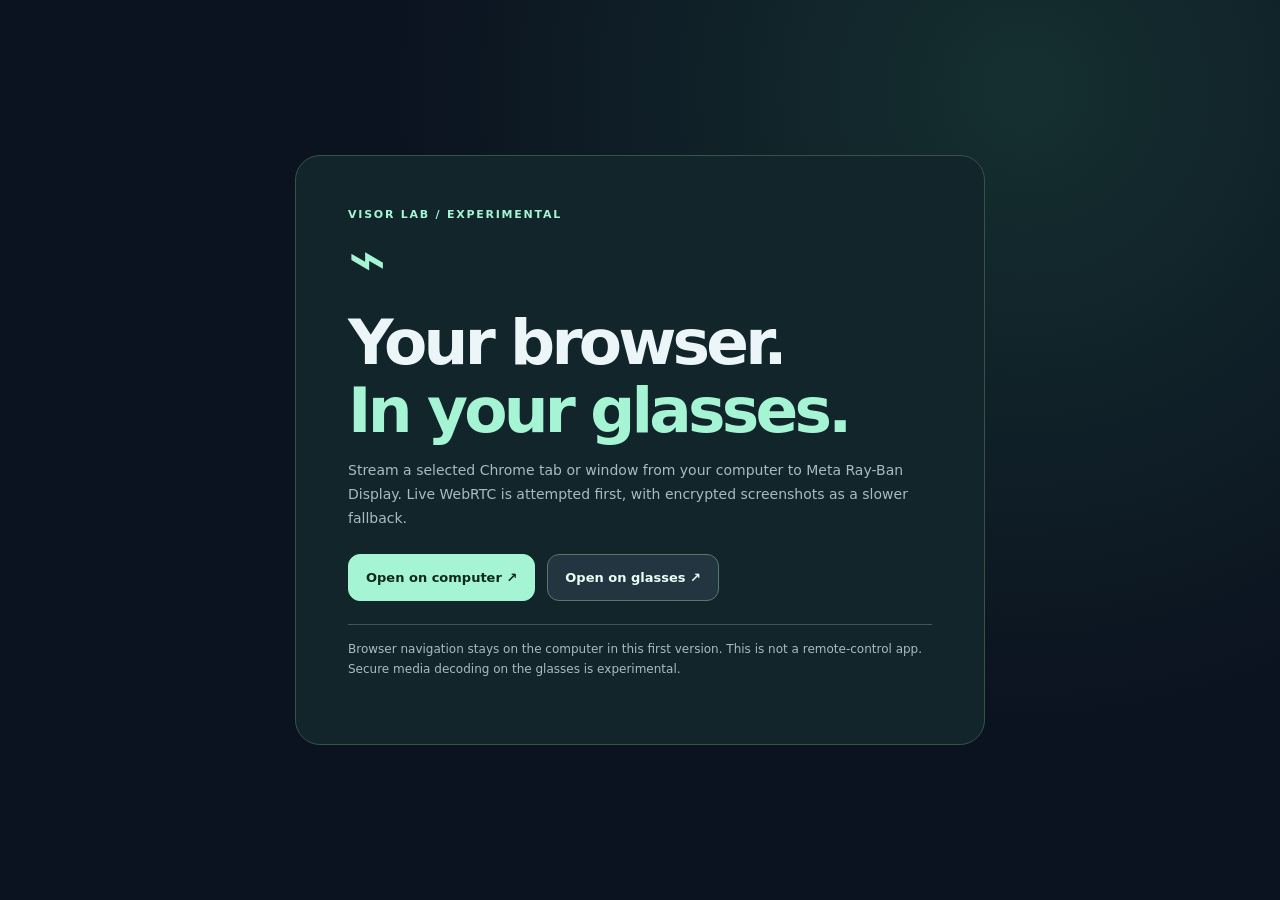
<file: index.html>
<!doctype html><html lang="en"><head><meta charset="utf-8"><meta name="viewport" content="width=device-width,initial-scale=1"><meta name="theme-color" content="#0c1320"><title>Visor Browser</title><link rel="stylesheet" href="styles.css"></head><body class="home"><main class="hero"><div class="eyebrow">VISOR LAB / EXPERIMENTAL</div><div class="mark">⌁</div><h1>Your browser.<br><em>In your glasses.</em></h1><p>Stream a selected Chrome tab or window from your computer to Meta Ray-Ban Display. Live WebRTC is attempted first, with encrypted screenshots as a slower fallback.</p><div class="links"><a class="button primary" href="computer.html">Open on computer ↗</a><a class="button secondary" href="glasses.html">Open on glasses ↗</a></div><p class="caption">Browser navigation stays on the computer in this first version. This is not a remote-control app. Secure media decoding on the glasses is experimental.</p></main></body></html>
</file>
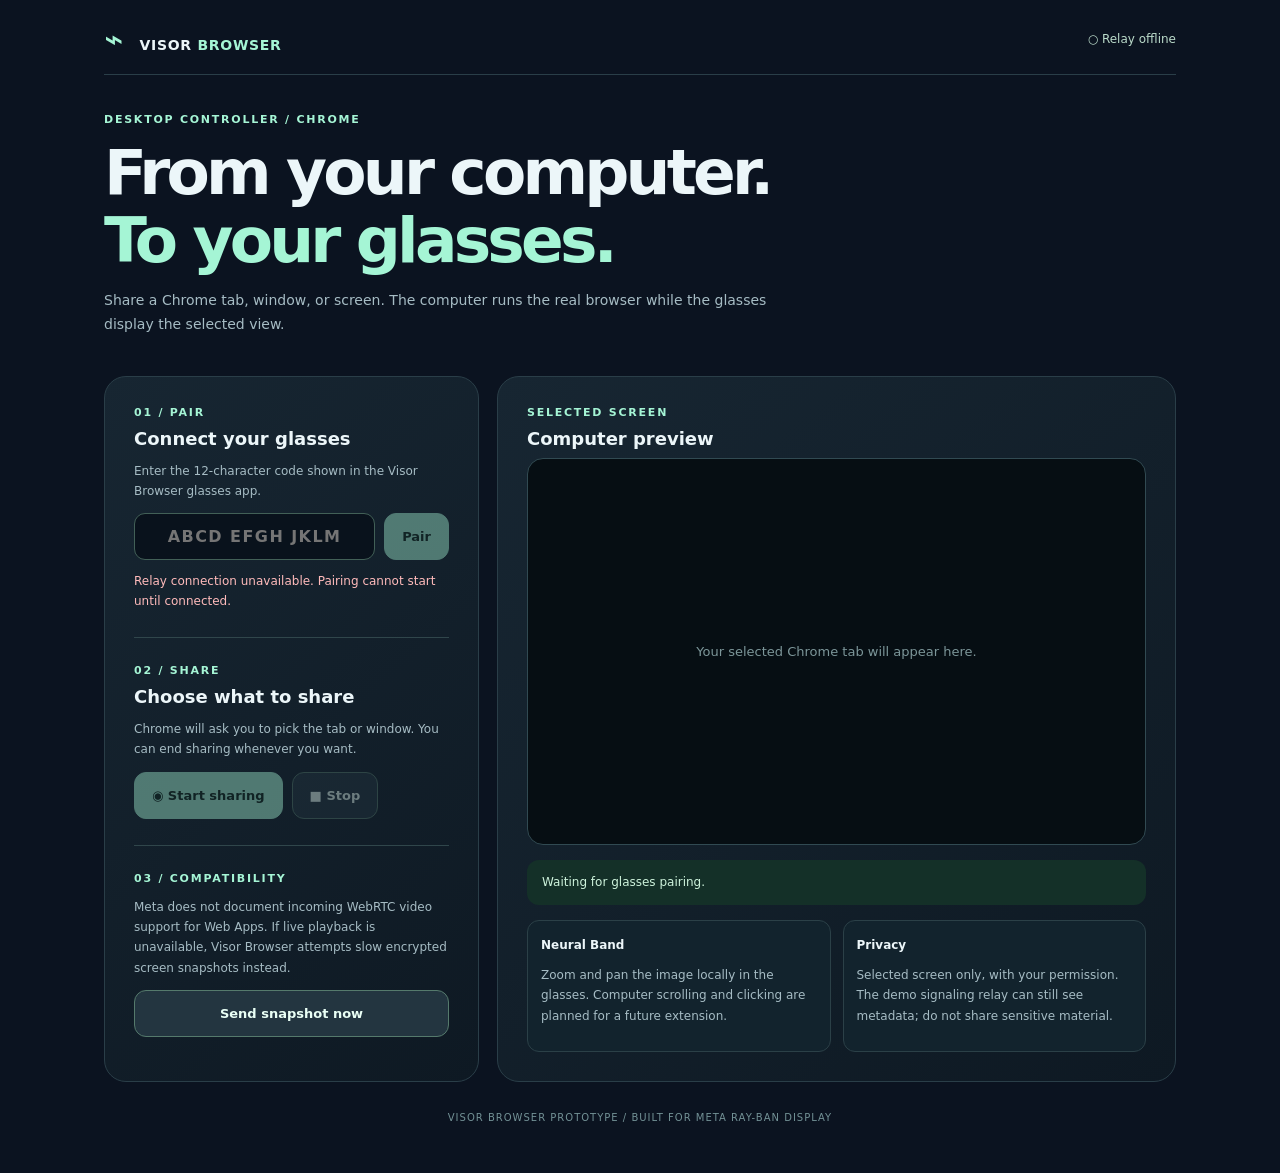
<file: computer.html>
<!doctype html><html lang="en"><head><meta charset="utf-8"><meta name="viewport" content="width=device-width,initial-scale=1"><meta name="theme-color" content="#0c1320"><title>Visor Browser | Computer</title><link rel="stylesheet" href="styles.css"></head><body><main class="shell"><header><a href="./" class="logo"><span class="mark">⌁</span> VISOR <em>BROWSER</em></a><span class="chip" id="status">Connecting…</span></header><section class="intro"><div class="eyebrow">DESKTOP CONTROLLER / CHROME</div><h1>From your computer.<br><em>To your glasses.</em></h1><p>Share a Chrome tab, window, or screen. The computer runs the real browser while the glasses display the selected view.</p></section><div class="layout"><section class="panel"><div class="eyebrow">01 / PAIR</div><h2>Connect your glasses</h2><p>Enter the 12-character code shown in the Visor Browser glasses app.</p><form id="pair-form" class="pair-row"><input id="pin" required maxlength="15" autocomplete="off" autocapitalize="characters" placeholder="ABCD EFGH JKLM" aria-label="Pairing code"><button id="pair" type="submit" class="button primary">Pair</button></form><p id="pair-feedback" role="status" aria-live="polite" style="font-size:12px;line-height:1.6;color:#a5f5d5;margin-top:12px">Waiting for the pairing relay. Keep the glasses page open until it says “Pairing ready”.</p><hr><div class="eyebrow">02 / SHARE</div><h2>Choose what to share</h2><p>Chrome will ask you to pick the tab or window. You can end sharing whenever you want.</p><div class="actions"><button id="share" class="button primary" disabled>◉ Start sharing</button><button id="stop" class="button secondary" disabled>■ Stop</button></div><hr><div class="eyebrow">03 / COMPATIBILITY</div><p>Meta does not document incoming WebRTC video support for Web Apps. If live playback is unavailable, Visor Browser attempts slow encrypted screen snapshots instead.</p><button id="snapshot" class="button secondary wide">Send snapshot now</button></section><section class="panel"><div class="eyebrow">SELECTED SCREEN</div><h2>Computer preview</h2><div class="preview"><video id="preview" autoplay muted playsinline></video><span class="preview-empty">Your selected Chrome tab will appear here.</span></div><canvas id="frame" hidden></canvas><div class="info" id="note">Waiting for glasses pairing.</div><div class="tips"><div><b>Neural Band</b><p>Zoom and pan the image locally in the glasses. Computer scrolling and clicking are planned for a future extension.</p></div><div><b>Privacy</b><p>Selected screen only, with your permission. The demo signaling relay can still see metadata; do not share sensitive material.</p></div></div></section></div><footer>VISOR BROWSER PROTOTYPE / BUILT FOR META RAY-BAN DISPLAY</footer></main><script src="shared.js?v=pairing-fix4"></script><script src="computer.js?v=pairing-fix4"></script></body></html>
</file>
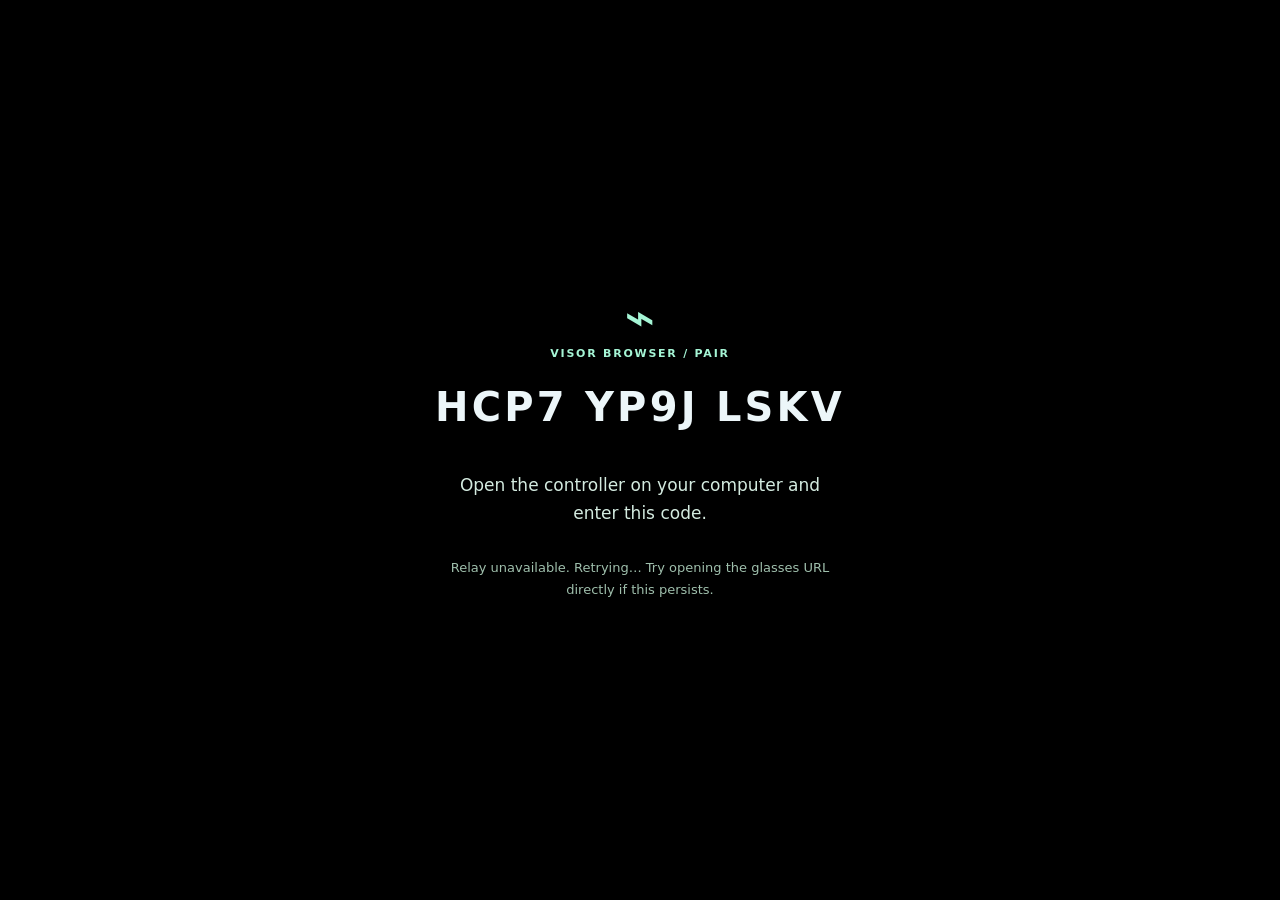
<file: glasses.html>
<!doctype html><html lang="en"><head><meta charset="utf-8"><meta name="viewport" content="width=device-width,initial-scale=1,viewport-fit=cover"><meta name="mrbd-web-app-capable" content="yes"><meta name="theme-color" content="#000000"><meta name="description" content="View a computer Chrome tab in your Meta Ray-Ban Display"><title>Visor Browser | Glasses</title><link rel="stylesheet" href="styles.css"></head><body class="glasses"><main id="stage" class="viewer" tabindex="0" aria-label="Shared computer viewer"><video id="movie" class="feed hidden" autoplay muted playsinline></video><img id="image" class="feed hidden" alt="Shared computer screen snapshot"><section id="pair" class="pair-screen"><div class="symbol">⌁</div><div class="eyebrow">VISOR BROWSER / PAIR</div><h1 id="code">···· ···· ····</h1><p>Open the controller on your computer and enter this code.</p><p id="connect" class="quiet">Connecting…</p></section><section id="waiting" class="pair-screen hidden"><div class="symbol">⌁</div><div class="eyebrow">COMPUTER CONNECTED</div><p>Choose a Chrome tab or window on your computer.</p></section><div id="notice" class="notice hidden" role="status"></div></main><script>
(function(){
  // Draw a secure pairing code before loading any external script.
  // This still runs inside a simulator iframe even if it rewrites the URL.
  const status=document.getElementById('connect');
  const display=document.getElementById('code');
  const alphabet='ABCDEFGHJKLMNPQRSTUVWXYZ23456789';
  try{
    if(!window.crypto||!crypto.getRandomValues)throw Error('Secure random not supported');
    const bytes=new Uint8Array(12);crypto.getRandomValues(bytes);
    const code=Array.from(bytes,b=>alphabet[b%alphabet.length]).join('');
    window.__visorBrowserPairCode=code;
    display.textContent=code.match(/.{4}/g).join(' ');
    status.textContent='Pairing code ready. Connecting to server…';
  }catch(error){
    status.textContent='Secure pairing unavailable in this browser: '+error.message;
  }
  setTimeout(function(){
    if(!window.__visorBrowserStarted)
      status.textContent='Viewer script did not start. Open the GitHub Pages link directly or refresh this simulator.';
  },5000);
})();
</script>
<noscript><p style="text-align:center;color:#fff">JavaScript is required for pairing.</p></noscript>
<script src="shared.js?v=pairing-fix4" onerror="document.getElementById('connect').textContent='Unable to load shared.js. Open the app directly.'"></script>
<script src="glasses.js?v=pairing-fix4" onerror="document.getElementById('connect').textContent='Unable to load glasses.js. Open the app directly.'"></script></body></html>
</file>
<file: styles.css>
:root{color-scheme:dark;--bg:#0b1320;--card:#111e29;--mint:#a5f5d5;--text:#ecf6f9;--muted:#a6bcc4;--border:#2a3e48;font-family:Inter,system-ui,-apple-system,"Segoe UI",sans-serif}*{box-sizing:border-box}html,body{margin:0;min-height:100%;background:var(--bg);color:var(--text)}button,input{font:inherit}button{cursor:pointer}button:disabled{opacity:.42;cursor:not-allowed}a{color:inherit;text-decoration:none}.hidden{display:none!important}input:focus-visible,button:focus-visible,a:focus-visible{outline:2px solid var(--mint);outline-offset:3px}.shell{max-width:1140px;margin:auto;padding:20px clamp(16px,3vw,34px)}header{display:flex;align-items:center;justify-content:space-between;gap:20px;border-bottom:1px solid var(--border);padding-bottom:16px}.logo{font-size:14px;font-weight:850;letter-spacing:.05em}.logo em{color:var(--mint);font-style:normal}.mark{color:var(--mint);font-size:32px;display:inline-block;margin-right:10px}.chip{font-size:12px;color:#bbdbca;max-width:260px;text-align:right}.intro{padding:38px 0 25px}.eyebrow{color:var(--mint);font-size:11px;letter-spacing:.16em;font-weight:750}.intro h1,.hero h1{font-size:clamp(36px,5.4vw,63px);line-height:1.08;letter-spacing:-.06em;margin:13px 0}.intro em,.hero em{color:var(--mint);font-style:normal}.intro p,.hero p{max-width:680px;font-size:14px;line-height:1.7;color:var(--muted)}.layout{display:grid;grid-template-columns:minmax(300px,375px) minmax(0,1fr);gap:18px}.panel{background:linear-gradient(140deg,#172632,#0e1923);border:1px solid var(--border);border-radius:22px;padding:clamp(18px,2.3vw,29px);min-width:0}.panel h2{font-size:18px;margin:9px 0}.panel p{font-size:12px;line-height:1.7;color:var(--muted)}hr{border:0;border-top:1px solid #30464b;margin:26px 0}.button{display:inline-flex;align-items:center;justify-content:center;min-height:47px;padding:12px 17px;border-radius:12px;border:1px solid #557a6c;font-size:13px;font-weight:780}.button.primary{background:var(--mint);color:#10291d;border-color:var(--mint)}.button.secondary{background:#233540;color:#e9fff5}.button.wide{width:100%}.pair-row,.actions{display:flex;gap:9px;flex-wrap:wrap}.pair-row input{flex:1;width:100px;min-width:100px;color:white;text-align:center;text-transform:uppercase;letter-spacing:.09em;background:#09121c;border:1px solid #426057;border-radius:11px;padding:12px;font-weight:700}.preview{position:relative;overflow:hidden;aspect-ratio:16/10;border:1px solid #314a52;border-radius:16px;background:#060e13;display:grid;place-items:center}.preview video{width:100%;height:100%;object-fit:contain;position:relative;z-index:2}.preview-empty{position:absolute;color:#7c9699;font-size:13px;text-align:center;padding:22px}.info{margin:15px 0;border-radius:12px;padding:13px 15px;background:#143028;color:#cef3dc;font-size:12px;line-height:1.6}.tips{display:grid;grid-template-columns:1fr 1fr;gap:12px}.tips>div{background:#12232d;padding:13px;border-radius:12px;border:1px solid #2b4047}.tips b{font-size:12px}footer{margin:30px 0;color:#739296;text-align:center;font-size:10px;letter-spacing:.1em}.home{min-height:100dvh;display:grid;place-items:center;background:radial-gradient(circle at 80% 10%,#245a4966,transparent 48%),var(--bg)}.hero{max-width:690px;margin:24px;padding:clamp(27px,5vw,52px);background:#12252b;border-radius:25px;border:1px solid #355346}.hero .mark{font-size:65px}.links{display:flex;gap:12px;flex-wrap:wrap;margin:23px 0}.caption{border-top:1px solid #3a5950;padding-top:14px;font-size:12px!important}
/* The Meta Neural Band sends optional pinch-and-move Pointer Events when initial body CSS opts in. */
html:has(.glasses),body.glasses{height:100%;overflow:hidden;background:#000}body.glasses{height:100dvh;touch-action:none;overscroll-behavior:none;user-select:none;-webkit-user-select:none}.viewer{width:100%;height:100%;position:relative;overflow:hidden;background:#000;touch-action:none}.viewer:focus{outline:none}.feed{position:absolute;inset:0;width:100%;height:100%;object-fit:contain;pointer-events:none;transform-origin:center}.pair-screen{position:absolute;inset:0;display:flex;flex-direction:column;justify-content:center;align-items:center;text-align:center;background:#000;padding:26px}.pair-screen .symbol{color:var(--mint);font-size:52px}.pair-screen h1{font-size:clamp(28px,6vw,40px);letter-spacing:.08em;white-space:nowrap;margin:24px 0;font-variant-numeric:tabular-nums}.pair-screen p{color:#d4ebe0;font-size:17px;line-height:1.65;max-width:380px}.pair-screen .quiet{font-size:13px;color:#9fbfac}.notice{position:absolute;z-index:10;top:18px;left:50%;transform:translateX(-50%);border:1px solid #4a7c65;border-radius:13px;background:#1c382b;padding:11px 15px;max-width:88%;text-align:center;font-size:13px}@media(max-width:750px){.layout{grid-template-columns:1fr}.shell{padding:14px}.intro{padding:24px 0}.tips{grid-template-columns:1fr}}
</file>
